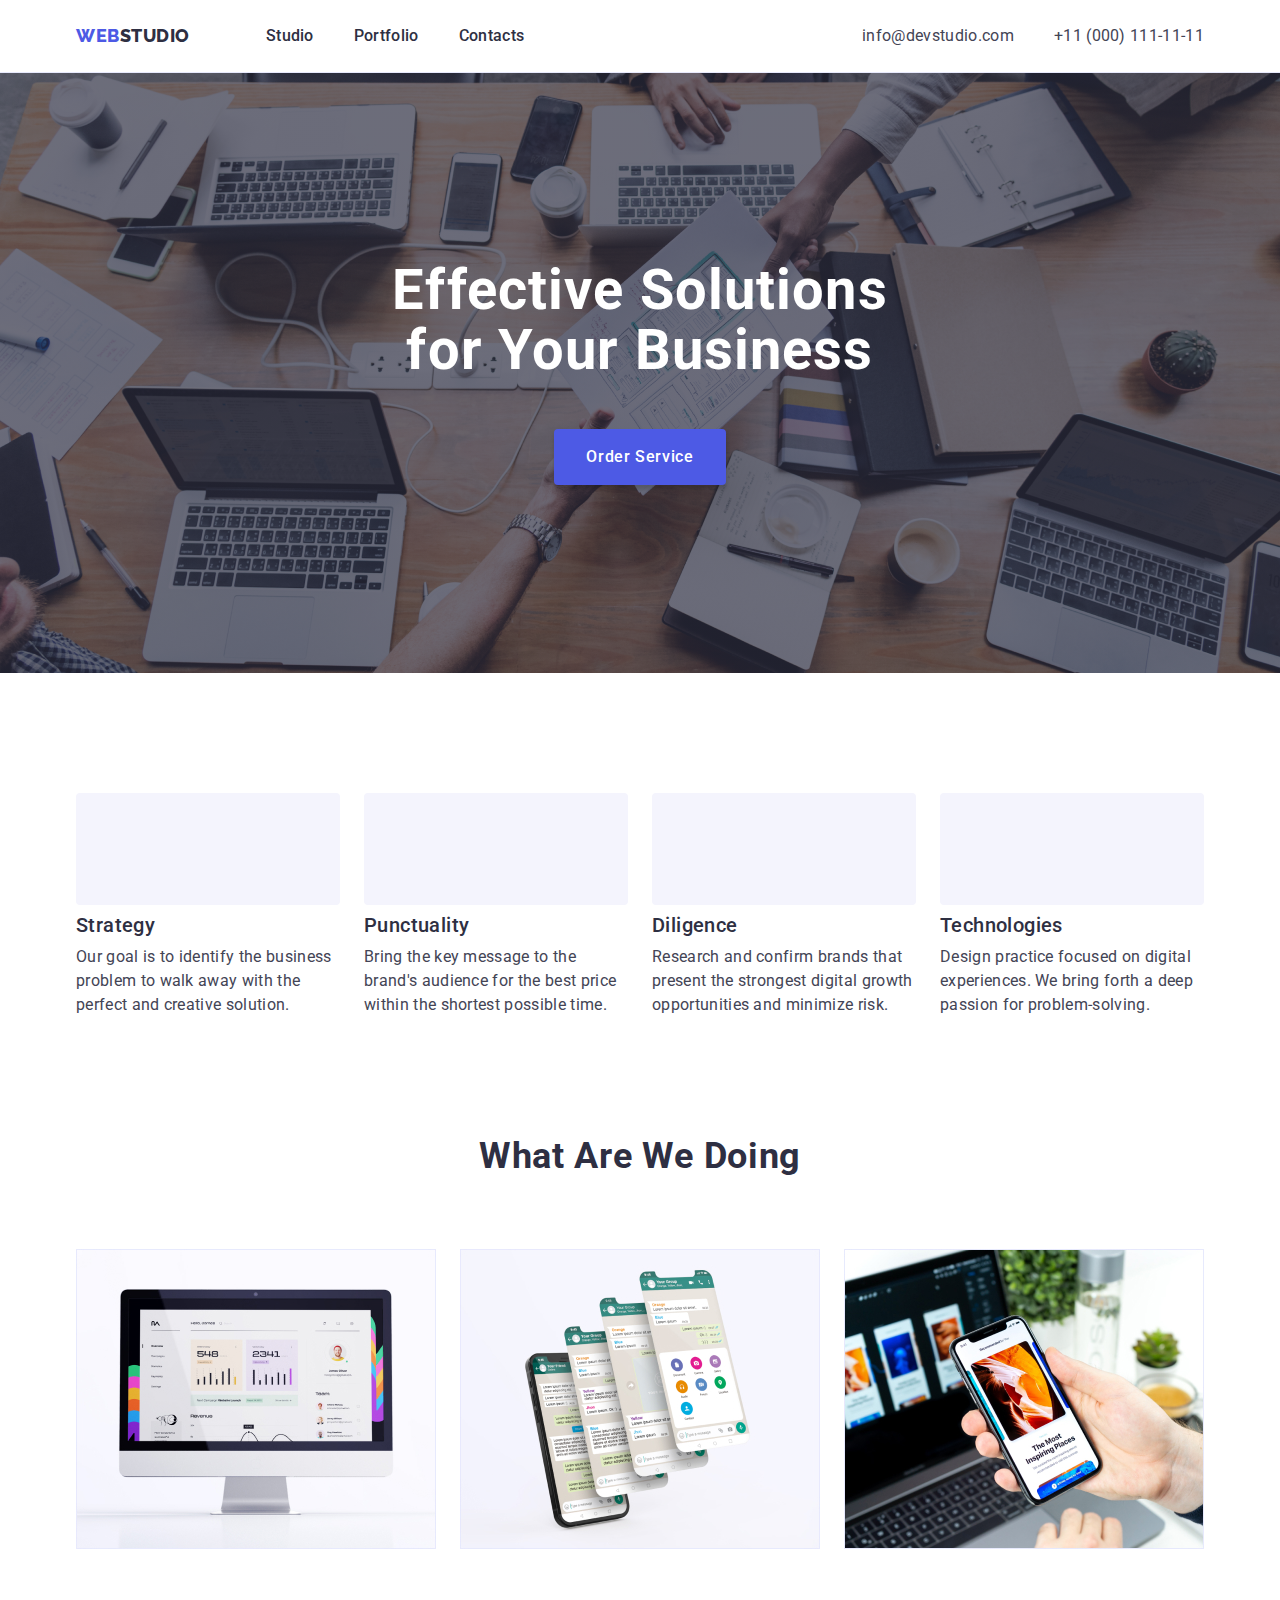
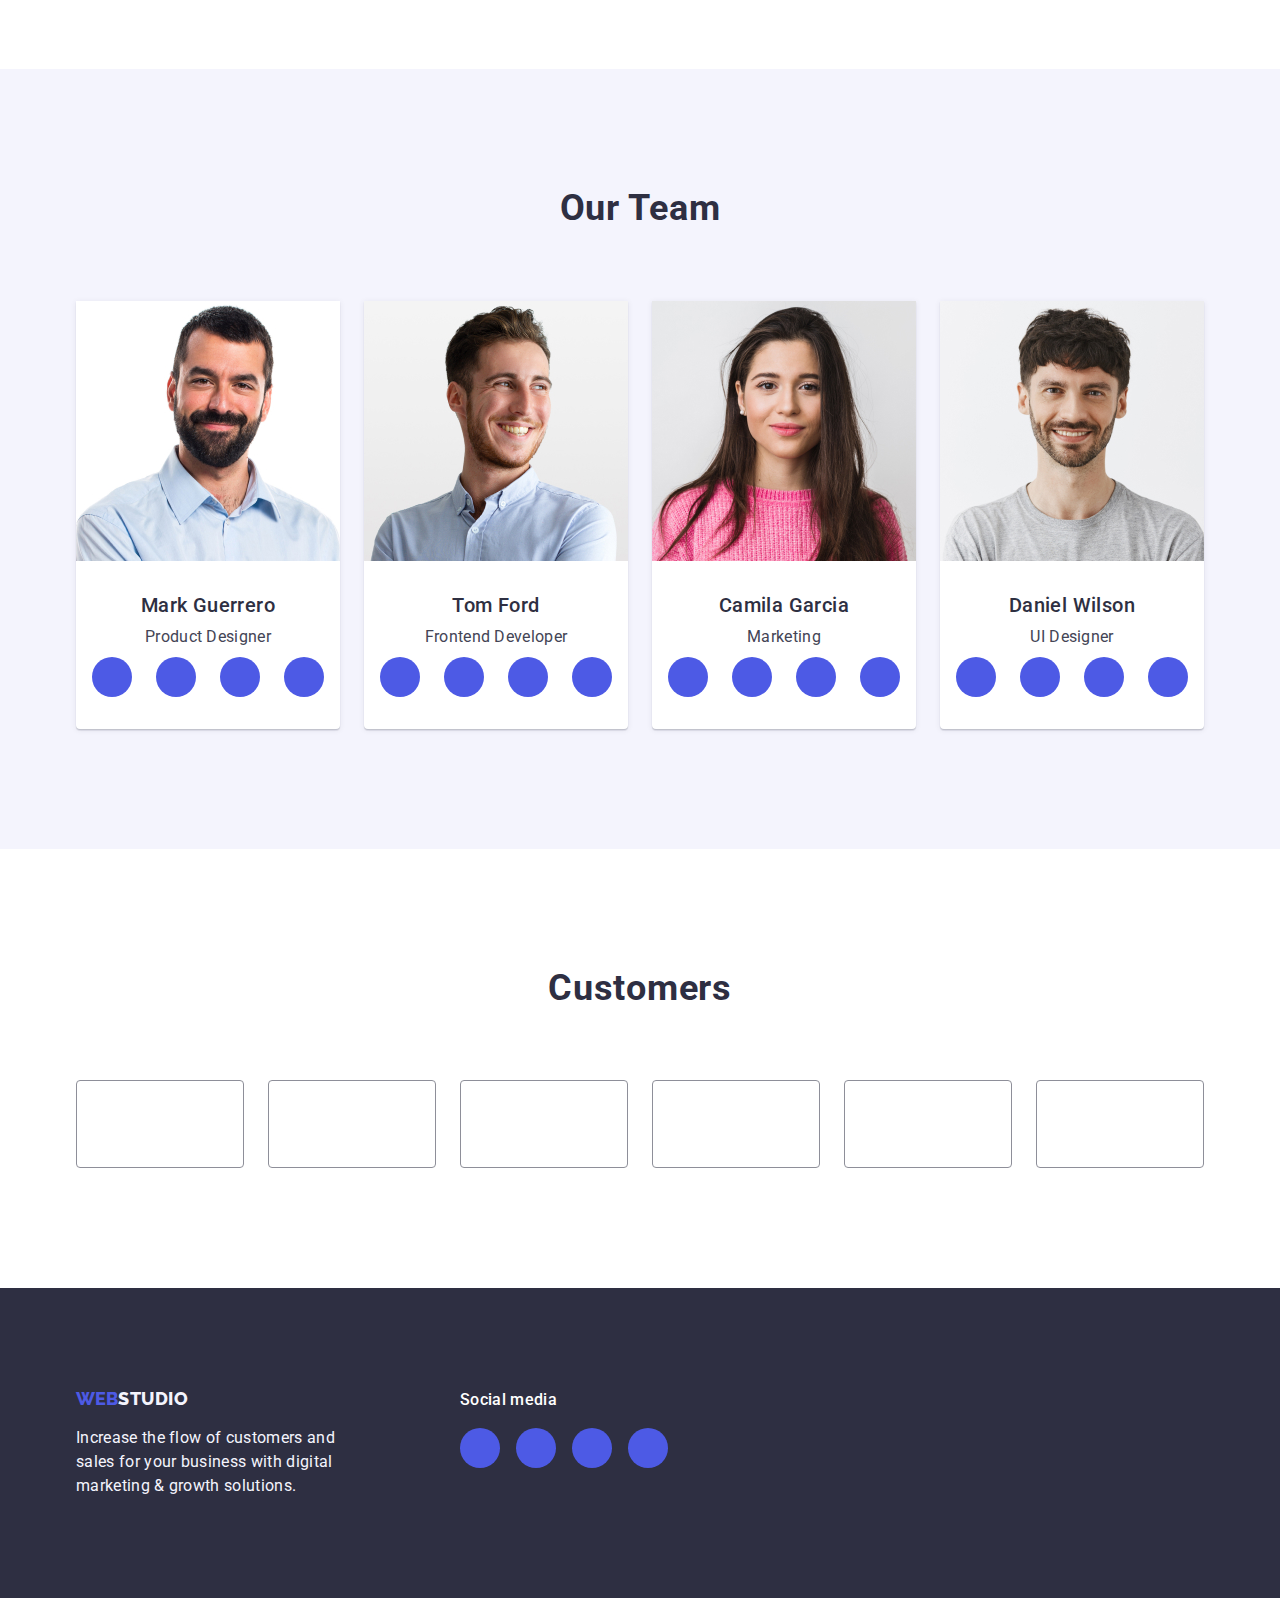
<file: index.html>
<!DOCTYPE html>
<html lang="en">
<head>
    <meta charset="UTF-8">
    <meta http-equiv="X-UA-Compatible" content="IE=edge">
    <meta name="viewport" content="width=device-width, initial-scale=1.0">
    <title>Document</title>
    <link rel="preconnect" href="https://fonts.googleapis.com">
    <link rel="preconnect" href="https://fonts.gstatic.com" crossorigin>
    <link href="https://fonts.googleapis.com/css2?family=Raleway:wght@800&family=Roboto:wght@400;500;700;900&display=swap" rel="stylesheet">
    <link rel="stylesheet" href="https://cdnjs.cloudflare.com/ajax/libs/modern-normalize/1.1.0/modern-normalize.min.css">
    <link rel="stylesheet" href="css/styles.css">
</head>
<body>
   <!-- Неader section -->
   <header class="border">
    <div class="header-container container">
        <!-- Nav -->
        <nav class="header-nav">
        <!-- Logo -->
        <a class="logo link" href="./index.html">Web<span class="logo-item">Studio</span></a>
        <ul class="nav-list link list">
            <li class="header-nav-list">
                <a class="header-nav-link link" href="./index.html">Studio</a>
            </li>
            <li class="header-nav-list">
                <a class="header-nav-link link" href="./portfolio.html">Portfolio</a>
            </li>
            <li class="header-nav-list">
                <a class="header-nav-link link" href="">Contacts</a>
            </li>
        </ul>
        </nav>
        <address class="contacts">
            <ul class="header-contacts link list">
                 <li><a class="header-link link" href="mailto:info@devstudio.com">info@devstudio.com</a></li>
                <li><a class="header-link list link" href="tel:+110001111111">+11 (000) 111-11-11</a></li>
            </ul>
         </address>
    </div>
</header>
    <!-- Main section -->
    <main>
        <!-- Hero section -->
                <section class="hero-overlay">
                    <div class="main-container container">
                        <h1 class="hero-caption">Effective Solutions for Your Business</h1>
                        <button class="button" type="button">Order Service</button>
                    </div>
                </section>
        <!-- About section -->
            <section class="page-section">
                <div class="container">
                    <h2 class="visually-hidden">About section</h2>
                    <ul class="page-item list">
                     <li class="desc-item"> 
                        <div class="icon-conteiner">
                            <svg class="page-icon" width="64" height="64">
                                <use href="./images/icons.svg#icon-antenna"></use>
                            </svg>
                        </div>
                         <h3 class="section-title">Strategy</h3>
                         <p class="section-text">Our goal is to identify the business problem to walk away with the perfect and creative solution.</p>
                     </li>
                     <li class="desc-item">
                        <div class="icon-conteiner">
                            <svg class="page-icon" width="64" height="64">
                                <use href="./images/icons.svg#icon-clock"></use>
                            </svg>
                        </div>
                         <h3 class="section-title">Punctuality</h3>
                         <p class="section-text">Bring the key message to the brand's audience for the best price within the shortest possible time.</p>
                     </li>
                     <li class="desc-item">
                        <div class="icon-conteiner">
                            <svg class="page-icon" width="64" height="64">
                                <use href="./images/icons.svg#icon-diagram"></use>
                            </svg>
                        </div>
                         <h3 class="section-title">Diligence</h3>
                         <p class="section-text">Research and confirm brands that present the strongest digital growth opportunities and minimize risk.</p>
                     </li>
                     <li class="desc-item">
                        <div class="icon-conteiner">
                            <svg class="page-icon" width="64" height="64">
                                <use href="./images/icons.svg#icon-astronaut"></use>
                            </svg>
                        </div>
                         <h3 class="section-title">Technologies</h3>
                         <p class="section-text">Design practice focused on digital experiences. We bring forth a deep passion for problem-solving.</p>
                     </li>
                    </ul>
                </div>
            </section>
        <!-- What are we doing-->
            <section class="content-section section">
                <div class="container">
                    <h2 class="content-title">What are we doing</h2>
                    <ul class="card-set list link">
                        <li class="card-set-item item">
                            <img src="./images/img.jpg" alt="laptop" width="360" height="300">
                        </li>
                        <li class="card-set-item item">
                            <img src="./images/img2.jpg" alt="smartphone" width="360" height="300">
                        </li>
                        <li class="card-set-item item">
                            <img src="./images/img3.jpg" alt="iphone" width="360" height="300">
                        </li>
                    </ul>
                </div>
            </section>
        <!-- Team section -->
            <section class="features-section section">
                <div class="container">
                    <h2 class="subject-section">Our Team</h2>
                    <ul class="features-list list card-set">
                       <li class="features-items card-set-item">
                        <img src="./images/img4.jpg" alt="Photo Mark Guerrero" width="264" height="260">
                        <div class="team-wrapper">
                            <h3 class="features-title">Mark Guerrero</h3>
                            <p class="features-section-text">Product Designer</p>
                            <ul class="social list">
                                <li class="social-item">
                                    <a class="social-link link" href="https://www.instagram.com/" target="_blank" rel="noopener noreferrer" aria-label="Link instagram">
                                         <svg class="social-icon" width="16" height="16">
                                            <use href="./images/icons.svg#icon-instagram"></use>
                                        </svg> 
                                    </a>
                                 </li>
                                 <li class="social-item">
                                    <a class="social-link link" href="https://twitter.com/" target="_blank" rel="noopener noreferrer" aria-label="Link twitter">
                                        <svg class="social-icon" width="16" height="16">
                                            <use href="./images/icons.svg#icon-twitter"></use>
                                        </svg>
                                    </a>
                                 </li>
                                 <li class="social-item">
                                    <a class="social-link link" href="https://uk-ua.facebook.com/" target="_blank" rel="noopener noreferrer" aria-label="Link facebook">
                                        <svg class="social-icon" width="16" height="16">
                                            <use href="./images/icons.svg#icon-facebook"></use>
                                        </svg>
                                    </a>
                                 </li>
                                 <li class="social-item">
                                    <a class="social-link link" href="https://ua.linkedin.com/" target="_blank" rel="noopener noreferrer" aria-label="Link linkedin">
                                        <svg class="social-icon" width="16" height="16">
                                            <use href="./images/icons.svg#icon-linkedin"></use>
                                        </svg>
                                    </a>
                                 </li>
                            </ul>
                        </div>
                       </li>
                       <li class="features-items card-set-item">
                        <img src="./images/img7.jpg" alt="Photo Tom Ford" width="264" height="260">
                        <div class="team-wrapper">
                            <h3 class="features-title">Tom Ford</h3>
                            <p class="features-section-text">Frontend Developer</p>
                            <ul class="social list">
                                <li class="social-item">
                                    <a class="social-link link" href="https://www.instagram.com/" target="_blank" rel="noopener noreferrer" aria-label="Link instagram">
                                         <svg class="social-icon" width="40" height="40">
                                            <use href="./images/icons.svg#icon-instagram"></use>
                                        </svg> 
                                    </a>
                                 </li>
                                 <li class="social-item">
                                    <a class="social-link link" href="https://twitter.com/" target="_blank" rel="noopener noreferrer" aria-label="Link twitter">
                                        <svg class="social-icon" width="40" height="40">
                                            <use href="./images/icons.svg#icon-twitter"></use>
                                        </svg>
                                    </a>
                                 </li>
                                 <li class="social-item">
                                    <a class="social-link link" href="https://uk-ua.facebook.com/" target="_blank" rel="noopener noreferrer" aria-label="Link facebook">
                                        <svg class="social-icon" width="40" height="40">
                                            <use href="./images/icons.svg#icon-facebook"></use>
                                        </svg>
                                    </a>
                                 </li>
                                 <li class="social-item">
                                    <a class="social-link link" href="https://ua.linkedin.com/" target="_blank" rel="noopener noreferrer" aria-label="Link linkedin">
                                        <svg class="social-icon" width="40" height="40">
                                            <use href="./images/icons.svg#icon-linkedin"></use>
                                        </svg>
                                    </a>
                                 </li>
                            </ul>
                        </div>
                       </li>
                       <li class="features-items card-set-item">
                        <img src="./images/img5.jpg" alt="Photo Camila Garcia" width="264" height="260">
                        <div class="team-wrapper">
                            <h3 class="features-title">Camila Garcia</h3>
                            <p class="features-section-text">Marketing</p>
                            <ul class="social list">
                                <li class="social-item">
                                    <a class="social-link link" href="https://www.instagram.com/" target="_blank" rel="noopener noreferrer" aria-label="Link instagram">
                                         <svg class="social-icon" width="40" height="40">
                                            <use href="./images/icons.svg#icon-instagram"></use>
                                        </svg> 
                                    </a>
                                 </li>
                                 <li class="social-item">
                                    <a class="social-link link" href="https://twitter.com/" target="_blank" rel="noopener noreferrer" aria-label="Link twitter">
                                        <svg class="social-icon" width="40" height="40">
                                            <use href="./images/icons.svg#icon-twitter"></use>
                                        </svg>
                                    </a>
                                 </li>
                                 <li class="social-item">
                                    <a class="social-link link" href="https://uk-ua.facebook.com/" target="_blank" rel="noopener noreferrer" aria-label="Link facebook">
                                        <svg class="social-icon" width="40" height="40">
                                            <use href="./images/icons.svg#icon-facebook"></use>
                                        </svg>
                                    </a>
                                 </li>
                                 <li class="social-item">
                                    <a class="social-link link" href="https://ua.linkedin.com/" target="_blank" rel="noopener noreferrer" aria-label="Link linkedin">
                                        <svg class="social-icon" width="40" height="40">
                                            <use href="./images/icons.svg#icon-linkedin"></use>
                                        </svg>
                                    </a>
                                 </li>
                            </ul>
                        </div>
                       </li>
                       <li class="features-items card-set-item">
                        <img src="./images/img6.jpg" alt="Photo Daniel Wilson" width="264" height="260">
                        <div class="team-wrapper">
                            <h3 class="features-title">Daniel Wilson</h3>
                            <p class="features-section-text">UI Designer</p>
                            <ul class="social list">
                                <li class="social-item">
                                    <a class="social-link link" href="https://www.instagram.com/" target="_blank" rel="noopener noreferrer" aria-label="Link instagram">
                                         <svg class="social-icon" width="40" height="40">
                                            <use href="./images/icons.svg#icon-instagram"></use>
                                        </svg> 
                                    </a>
                                 </li>
                                 <li class="social-item">
                                    <a class="social-link link" href="https://twitter.com/" target="_blank" rel="noopener noreferrer" aria-label="Link twitter">
                                        <svg class="social-icon" width="40" height="40">
                                            <use href="./images/icons.svg#icon-twitter"></use>
                                        </svg>
                                    </a>
                                 </li>
                                 <li class="social-item">
                                    <a class="social-link link" href="https://uk-ua.facebook.com/" target="_blank" rel="noopener noreferrer" aria-label="Link facebook">
                                        <svg class="social-icon" width="40" height="40">
                                            <use href="./images/icons.svg#icon-facebook"></use>
                                        </svg>
                                    </a>
                                 </li>
                                 <li class="social-item">
                                    <a class="social-link link" href="https://ua.linkedin.com/" target="_blank" rel="noopener noreferrer" aria-label="Link linkedin">
                                        <svg class="social-icon" width="40" height="40">
                                            <use href="./images/icons.svg#icon-linkedin"></use>
                                        </svg>
                                    </a>
                                 </li>
                            </ul>
                        </div>
                       </li>
                    </ul>
                </div>
            </section>
            <!-- Customers -->
            <section class="clients-section">
                <div class="container">
                    <h2 class="clients-title">Customers</h2>
                    <ul class="clients-list list">
                    <li class="clients-item list">
                        <a class="clients-link" href="">
                            <svg class="clients-icon" width="104" height="56">
                                <use href="./images/icons.svg#icon-Logo-5"></use>
                            </svg>
                        </a>
                    </li>
                    <li class="clients-item list">
                        <a class="clients-link" href="">
                            <svg class="clients-icon" width="104" height="56">
                                <use href="./images/icons.svg#icon-Logo-6"></use>
                            </svg>
                        </a>
                    </li>
                    <li class="clients-item list">
                        <a class="clients-link" href="">
                            <svg class="clients-icon" width="104" height="56">
                                <use href="./images/icons.svg#icon-Logo-7"></use>
                            </svg>
                        </a>
                    </li>
                    <li class="clients-item list">
                        <a class="clients-link" href="">
                            <svg class="clients-icon" width="104" height="56">
                                <use href="./images/icons.svg#icon-Logo-8"></use>
                            </svg>
                        </a>
                    </li>
                    <li class="clients-item list">
                        <a class="clients-link" href="">
                            <svg class="clients-icon" width="104" height="56">
                                <use href="./images/icons.svg#icon-Logo-9"></use>
                            </svg>
                        </a>
                    </li>
                    <li class="clients-item list">
                        <a class="clients-link" href="">
                            <svg class="clients-icon" width="104" height="56">
                                <use href="./images/icons.svg#icon-Logo-10"></use>
                            </svg>
                        </a>
                    </li>
                   </ul>
                </div>
            </section>
    </main>
    <!-- Footer -->
        <footer class="footer-section list">
            <div class="footer-container container">
                <div class="footer-wrap">
                    <a class="footer-logo-link link" href="./index.html">Web<span class="footer-logo">Studio</span></a>
                    <p class="footer-text">Increase the flow of customers and sales for your business with digital marketing &#38; growth solutions.</p>
                </div>
                <div class="footer-contacts">
                    <p class="contacts-text">Social media</p>
                    <ul class="footer-list list">
                        <li class="social-item">
                            <a class="social-link footer-link link" href="https://www.instagram.com/" target="_blank" rel="noopener noreferrer" aria-label="Link instagram">
                                 <svg class="social-icon footer-icon" width="24" height="24">
                                    <use href="./images/icons.svg#icon-instagram"></use>
                                </svg>
                            </a>
                         </li>
                         <li class="social-item">
                            <a class="social-link footer-link link" href="https://twitter.com/" target="_blank" rel="noopener noreferrer" aria-label="Link twitter">
                                <svg class="social-icon footer-icon" width="24" height="24">
                                    <use href="./images/icons.svg#icon-twitter"></use>
                                </svg>
                            </a>
                         </li>
                         <li class="social-item">
                            <a class="social-link footer-link link" href="https://uk-ua.facebook.com/" target="_blank" rel="noopener noreferrer" aria-label="Link facebook">
                                <svg class="social-icon footer-icon" width="24" height="24">
                                    <use href="./images/icons.svg#icon-facebook"></use>
                                </svg>
                            </a>
                         </li>
                         <li class="social-item">
                            <a class="social-link footer-link link" href="https://ua.linkedin.com/" target="_blank" rel="noopener noreferrer" aria-label="Link linkedin">
                                <svg class="social-icon footer-icon" width="24" height="24">
                                    <use href="./images/icons.svg#icon-linkedin"></use>
                                </svg>
                            </a>
                         </li>
                    </ul>
                </div>
            </div>
        </footer>
</body>
</html>
</file>
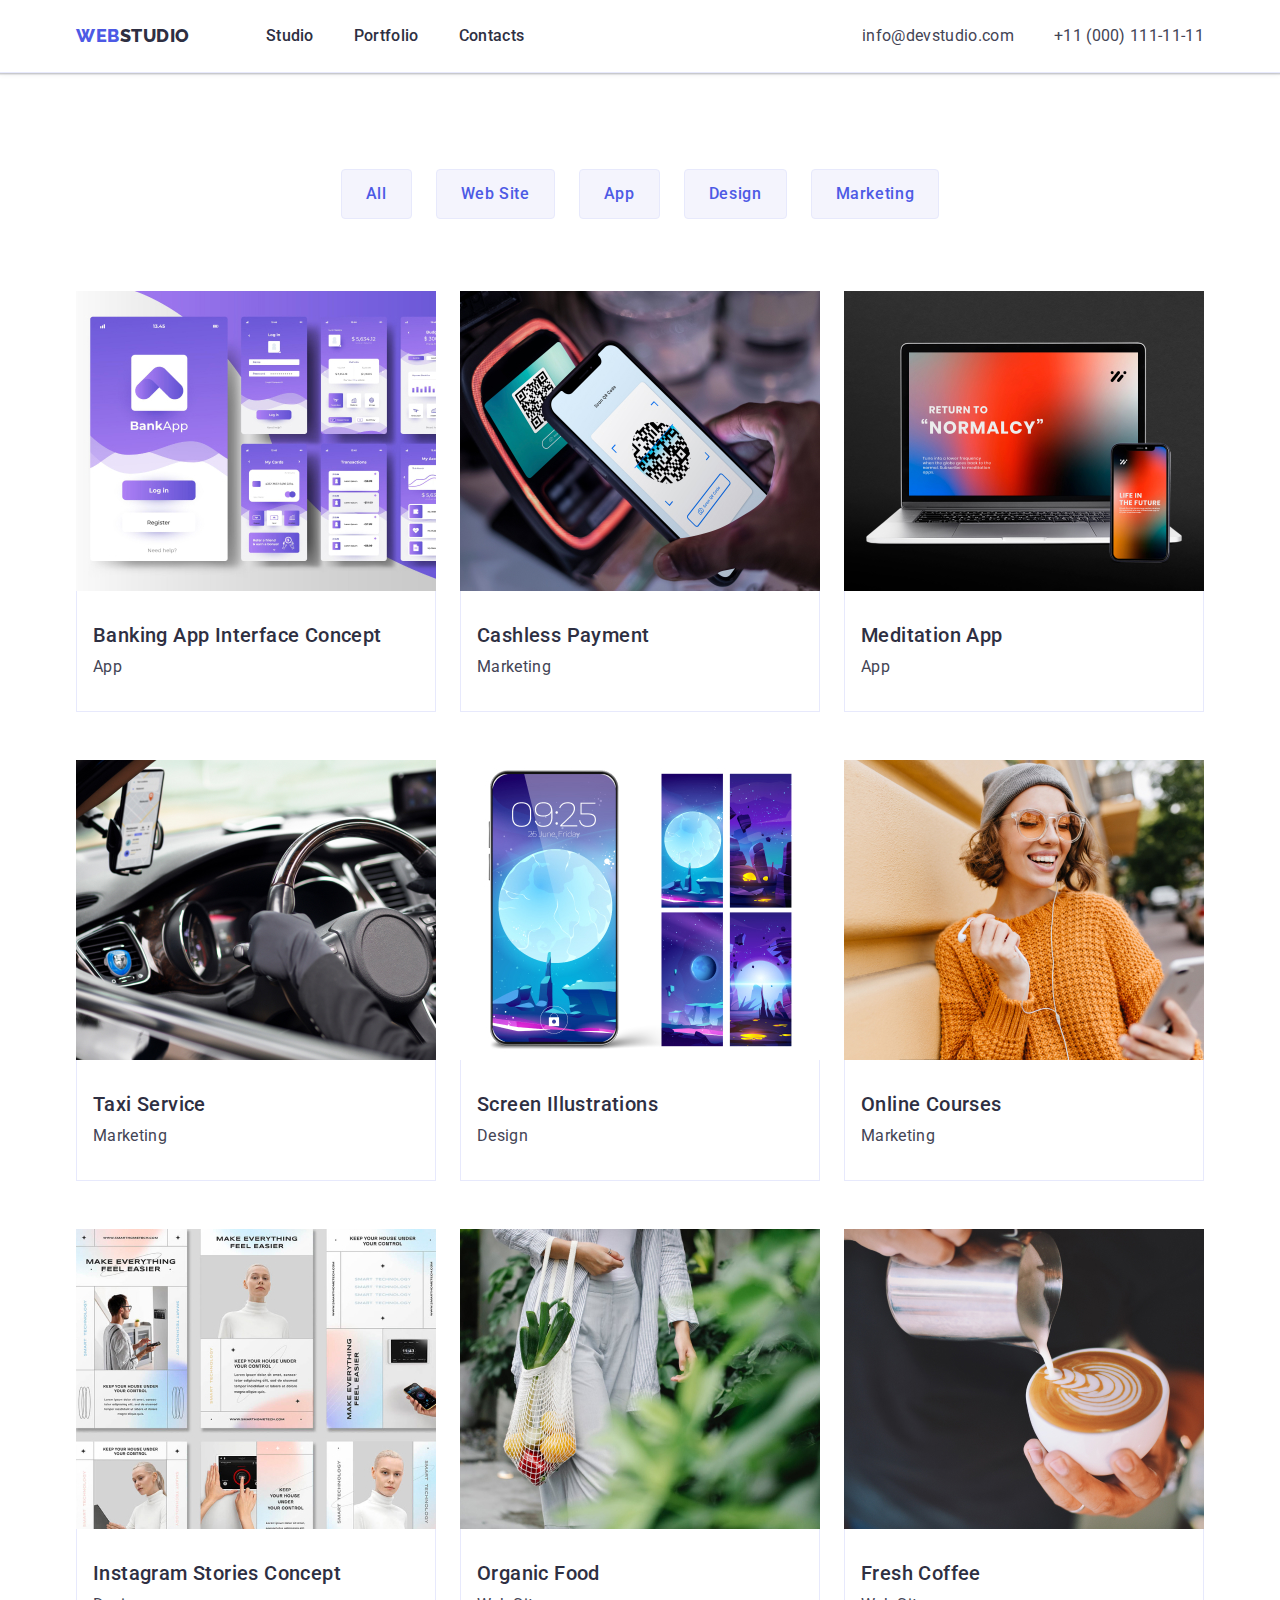
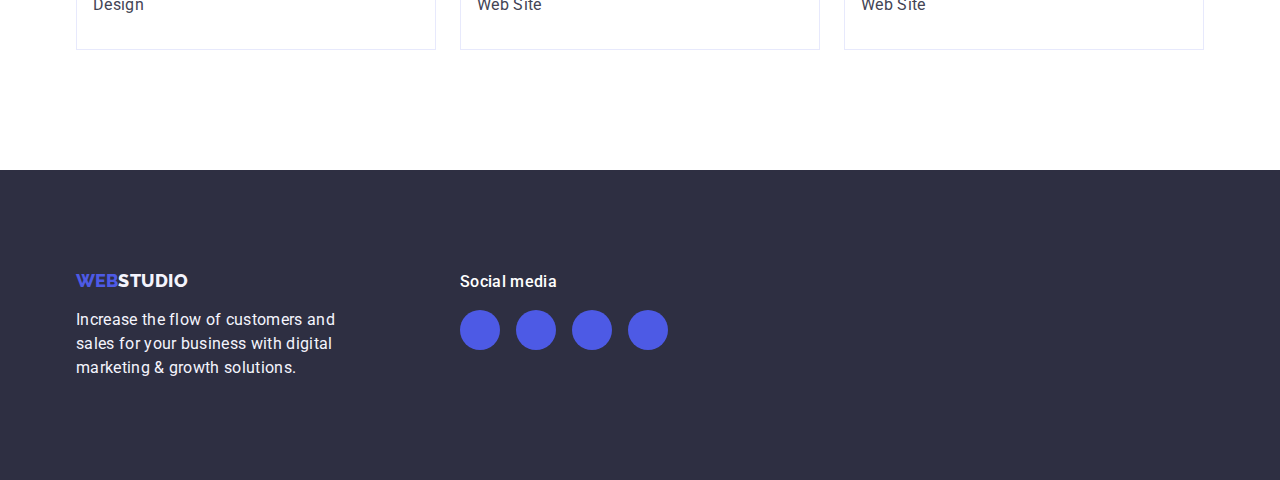
<file: portfolio.html>
<!DOCTYPE html>
<html lang="en">
<head>
    <meta charset="UTF-8">
    <meta http-equiv="X-UA-Compatible" content="IE=edge">
    <meta name="viewport" content="width=device-width, initial-scale=1.0">
    <title>Document</title>
    <link rel="preconnect" href="https://fonts.googleapis.com">
    <link rel="preconnect" href="https://fonts.gstatic.com" crossorigin>
    <link href="https://fonts.googleapis.com/css2?family=Raleway:wght@800&family=Roboto:wght@400;500;700;900&display=swap" rel="stylesheet">
    <link rel="stylesheet" href="https://cdnjs.cloudflare.com/ajax/libs/modern-normalize/1.1.0/modern-normalize.min.css">
    <link rel="stylesheet" href="css/styles.css">
</head>
<body>
    <!-- Неader section -->
    <header class="border">
        <div class="header-container container">
            <!-- Nav -->
            <nav class="header-nav">
            <!-- Logo -->
            <a class="logo link" href="./index.html">Web<span class="logo-item">Studio</span></a>
            <ul class="nav-list link list">
                <li class="header-nav-list">
                    <a class="header-nav-link link" href="./index.html">Studio</a>
                </li>
                <li class="header-nav-list">
                    <a class="header-nav-link link" href="./portfolio.html">Portfolio</a>
                </li>
                <li class="header-nav-list">
                    <a class="header-nav-link link" href="">Contacts</a>
                </li>
            </ul>
            </nav>
            <address class="contacts">
                <ul class="header-contacts link list">
                     <li><a class="header-link link" href="mailto:info@devstudio.com">info@devstudio.com</a></li>
                    <li><a class="header-link list link" href="tel:+110001111111">+11 (000) 111-11-11</a></li>
                </ul>
             </address>
        </div>
    </header>
    <!-- Main section -->
    <main>
    <section class="main-section">
        <div class="container">
            <h1  class="visually-hidden">Main section</h1>
            <ul class="main-item card-set list">
                <li><button class="main-button" type="button">All</button></li>
                <li><button class="main-button" type="button">Web Site</button></li>
                <li><button class="main-button" type="button">App</button></li>
                <li><button class="main-button" type="button">Design</button></li>
                <li><button class="main-button" type="button">Marketing</button></li>
            </ul>
            <ul class="main-item-wrapper card-set link list">
                <li class="body-items card-set-item">
                    <a class="main-link link" href=""><img src="./images/img11.jpg" alt="Banking App Interface Concept" width="360" height="300">
                        <div class="main-team-wrapper">
                            <h2 class="main-title">Banking App Interface Concept</h2>
                            <p class="main-text">App</p>
                        </div>
                    </a>
                </li>
                <li class="body-items card-set-item">
                    <a class="main-link link" href=""><img src="./images/img12.jpg" alt="Cashless Payment" width="360" height="300">
                        <div class="main-team-wrapper">
                            <h2 class="main-title">Cashless Payment</h2>
                            <p class="main-text">Marketing</p>
                        </div>
                    </a>
                </li>
                <li class="body-items card-set-item">
                    <a class="main-link link" href=""><img src="./images/img13.jpg" alt="Meditation App" width="360" height="300">
                        <div class="main-team-wrapper">
                            <h2 class="main-title">Meditation App</h2>
                            <p class="main-text">App</p>
                        </div>
                    </a>
                </li>
                <li class="body-items card-set-item">
                    <a class="main-link link" href=""><img src="./images/img14.jpg" alt="Taxi Service" width="360" height="300">
                        <div class="main-team-wrapper">
                            <h2 class="main-title">Taxi Service</h2>
                            <p class="main-text">Marketing</p>
                        </div>
                    </a>
                </li>
                <li class="body-items card-set-item">
                    <a class="main-link link" href=""> <img src="./images/img15.jpg" alt="Screen Illustrations" width="360" height="300">
                        <div class="main-team-wrapper">
                            <h2 class="main-title">Screen Illustrations</h2>
                            <p class="main-text">Design</p>
                        </div>
                    </a>
                </li>
                <li class="body-items card-set-item">
                    <a class="main-link link" href=""> <img src="./images/img16.jpg" alt="Online Courses" width="360" height="300">
                        <div class="main-team-wrapper">
                            <h2 class="main-title">Online Courses</h2>
                            <p class="main-text">Marketing</p>
                        </div>
                    </a>
                </li>
                <li class="body-items card-set-item">
                    <a class="main-link link" href=""><img src="./images/img17.jpg" alt="Instagram Stories Concept" width="360" height="300">
                        <div class="main-team-wrapper">
                            <h2 class="main-title">Instagram Stories Concept</h2>
                            <p class="main-text">Design</p>
                        </div>
                    </a>
                </li>
                <li class="body-items card-set-item">
                    <a class="main-link link" href="">   <img src="./images/img18.jpg" alt="Organic Food" width="360" height="300">
                        <div class="main-team-wrapper">
                            <h2 class="main-title">Organic Food</h2>
                            <p class="main-text">Web Site</p>
                        </div>
                    </a>
                </li>
                <li class="body-items card-set-item">
                    <a class="main-link link" href=""><img src="./images/img19.jpg" alt="Fresh Coffee" width="360" height="300">
                        <div class="main-team-wrapper">
                            <h2 class="main-title">Fresh Coffee</h2>
                            <p class="main-text">Web Site</p>
                        </div>
                    </a>
                </li>
            </ul>
        </div>
    </section>
    </main>
    <!-- Footer -->
    <footer class="footer-section list">
        <div class="footer-container container">
            <div class="footer-wrap">
                <a class="footer-logo-link link" href="./index.html">Web<span class="footer-logo">Studio</span></a>
                <p class="footer-text">Increase the flow of customers and sales for your business with digital marketing &#38; growth solutions.</p>
            </div>
            <div class="footer-contacts">
                <p class="contacts-text">Social media</p>
                <ul class="footer-list list">
                    <li class="social-item">
                        <a class="social-link footer-link link" href="https://www.instagram.com/" target="_blank" rel="noopener noreferrer" aria-label="Link instagram">
                             <svg class="social-icon footer-icon" width="40" height="40">
                                <use href="./images/icons.svg#icon-instagram"></use>
                            </svg>
                        </a>
                     </li>
                     <li class="social-item">
                        <a class="social-link footer-link link" href="https://twitter.com/" target="_blank" rel="noopener noreferrer" aria-label="Link twitter">
                            <svg class="social-icon footer-icon" width="40" height="40">
                                <use href="./images/icons.svg#icon-twitter"></use>
                            </svg>
                        </a>
                     </li>
                     <li class="social-item">
                        <a class="social-link footer-link link" href="https://uk-ua.facebook.com/" target="_blank" rel="noopener noreferrer" aria-label="Link facebook">
                            <svg class="social-icon footer-icon" width="40" height="40">
                                <use href="./images/icons.svg#icon-facebook"></use>
                            </svg>
                        </a>
                     </li>
                     <li class="social-item">
                        <a class="social-link footer-link link" href="https://ua.linkedin.com/" target="_blank" rel="noopener noreferrer" aria-label="Link linkedin">
                            <svg class="social-icon footer-icon" width="40" height="40">
                                <use href="./images/icons.svg#icon-linkedin"></use>
                            </svg>
                        </a>
                     </li>
                </ul>
            </div>
        </div>
    </footer>
</body>
</html>
</file>
<file: css/styles.css>
/* Root */
:root { 
--iris: #4d5ae5;
--ocean: #404bbf;
--navy-blue: #2e2f42;
--green: #31d0aa;
--slate: #434455;
--light-slate: #8e8f99;
--cornflower: #e7e9fc;
--cloud: #f4f4fd;
--navy-blue-modal: #2e2f42;
--grey: #2e2f42;
--white: #ffffff;
--dairy: #fcfcfc;
/* Others */
--items: 3;
--indent: 24px;
}


/* Body */
body {
background-color: var(--white);
font-family: 'Roboto', sans-serif;
color:var(--slate);
}


/* Card-set */
.card-set {
display: flex;
flex-wrap: wrap;
gap: var(--indent);
  }
.card-set-item {
width: calc((100% - var(--indent) * (var(--items) - 1)) / var(--items));
}


/* Reset */
.list {
list-style: none;
margin: 0px;
padding: 0px;
}

.link {
text-decoration: none;
}

h1,h2,h3,h4,h5,h6,p{
margin: 0px;
}
img{
display: block;
max-width: 100%;
height: auto;
}

.section{
padding-bottom: 120px;
padding-top: 120px;
}


/* Conteiner */
.container {
width: 1158px;
margin-left: auto;
margin-right: auto;
padding-left: 15px;
padding-right: 15px;

}


/* Header */


/* Border */
.border{
	border-bottom: 1px solid var(--cornflower);
  box-shadow: 0px 2px 1px rgba(46, 47, 66, 0.08),
   0px 1px 1px rgba(46, 47, 66, 0.16),
    0px 1px 6px rgba(46, 47, 66, 0.08);
}


/* Logo */
.logo {
font-family: 'Raleway',sans-serif;
font-weight: 800;
font-size: 18px;
line-height: 1.17;
letter-spacing: 0.03em;
text-transform: uppercase;
color: var(--iris);
font-style: normal;
margin-right: 76px;
max-width: 496px;
}

.logo-item {
color: var(--navy-blue);
}



/* Nav */
.contacts{
font-style: normal;
}   
.header-contacts{
gap: 40px;
display: flex;
align-items: center;
}
.header-container{
display: flex;
align-items: center;
}
.header-nav{
margin-right: auto;
align-items: center;
display: flex;
text-align: center;
}
.nav-list{
display: flex;
gap: 40px;
}
.header-nav-link {
font-weight: 500;
font-size: 16px;
line-height: 1.5;
letter-spacing: 0.02em;
color: var(--navy-blue);
padding-top: 24px;
padding-bottom: 24px;
display: block;
}

.header-link{ 
display: block;
padding-top: 24px;
padding-bottom: 24px;}

.header-nav-link:hover,
.header-nav-link:focus {
color: var(--ocean);
}
.header-nav-link:active {
color: var(--ocean);
}
.header-link {
font-weight: 400;
font-size: 16px;
line-height: 1.5;
letter-spacing: 0.02em;
color: var(--slate); 
text-decoration: none;
}
.header-link:hover,
.header-link:focus {
color: var(--ocean);
}


/* Hero-section*/


/* Main-container */
.main-container{
text-align: center;
}

.hero-overlay{
background-image: linear-gradient(
rgba(46, 47, 66, 0.7),
rgba(46, 47, 66, 0.7)),
url(../images/people-office.jpg);
height: 600px;
max-width: 1440px;
margin-left: auto;
margin-right: auto;
/* background-image: linear-gradient( 
to right,
rgba(46, 47, 66, 0.7),
rgba(46, 47, 66, 0.7)
),
url(../images/people-office.jpg); */
background-position: center;
background-repeat: no-repeat;
background-size: cover;
background-color: var(--navy-blue-modal);
padding-top: 188px;
padding-bottom: 188px;
}

.hero-caption {
font-weight: 700;
font-size: 56px;
line-height: 1.07;
text-align: center;
letter-spacing: 0.02em;
color: var(--white);
max-width: 496px;
margin: 0 auto 48px;
}



/* Booton */
.button {
display: block;
border: none;
min-width: 105px;
min-height: 24px;
font-family: "Roboto", sans-serif;
font-weight: 500;
font-size: 16px;
line-height: 1.5;
letter-spacing: 0.04em;
background-color: var(--iris);
color: var(--white);
box-shadow: 0px 4px 4px rgba(0, 0, 0, 0.15);
border-radius: 4px;
cursor: pointer;
padding-top: 16px;
padding-bottom: 16px;
padding-left: 32px;
padding-right: 32px;
min-width: 169px;
height: 56px;
margin: auto;
}
.button:hover,
.button:focus {
background-color: var(--ocean);
color: #ffffff;
}


/* About section */
/* page-icon */


.icon-conteiner{
display: flex;
justify-content: center;
Width:264px;
height: 112px;
border-radius: 4px;
background-color: var(--cloud);
align-items: center;
margin-bottom: 8px;
}

.page-section{
padding-top: 120px;
padding-bottom: 120px;
}
.page-item{
display: flex;
}

.desc-item{
margin-right: 24px;
}
.desc-item:last-child{
margin-right: 0;
}
.section-title {
font-weight: 500;
font-size: 20px;
line-height: 1.2;
letter-spacing: 0.02em;
color: var(--navy-blue);
margin-bottom: 8px;
margin-top: 8px;
}
.visually-hidden {
visibility: hidden;
position: absolute;
width: 1px;
height: 1px;
margin: -1px;
border: 0;
padding: 0;
		
white-space: nowrap;
clip-path: inset(100%);
clip: rect(0 0 0 0);
overflow: hidden;
}
	  

.section-text {
font-weight: 400;
font-size: 16px;
line-height: 1.5;
letter-spacing: 0.02em;
color: var(--slate);
min-width: 264px;
}


/* What are we doing */
.content-title {
font-weight: 700;
font-size: 36px;
line-height: 1.11;
text-align: center;
letter-spacing: 0.02em;
text-transform: capitalize;
color: var(--navy-blue); 
margin-bottom: 72px; 
} 
.content-section {
background-color:var(--white);
padding-top: 0px;
}


/* Team section */

.team-wrapper{
border-top-left-radius: 0px;
border-top-right-radius: 0px;
border-bottom-right-radius: 4px;
border-bottom-left-radius: 4px;
padding-top: 32px;
padding-bottom: 32px;
}

.features-items{
background-color: var(--white);
box-shadow: 0px 1px 6px rgba(46, 47, 66, 0.08), 0px 1px 1px rgba(46, 47, 66, 0.16), 0px 2px 1px rgba(46, 47, 66, 0.08);
border-radius: 0px 0px 4px 4px;

}
.features-list{
--items: 4;
} 
.features-section {
background-color:var(--cloud) ;
}
.features-items {
background-color: var(--white);
}
.subject-section {
font-weight: 700;
font-size: 36px;
line-height: 1.11;
text-align: center;
letter-spacing: 0.02em;
text-transform: capitalize;
color: var(--navy-blue);
margin-bottom: 72px;
}
.features-title {
background-color:var(--white);
font-weight: 500;
font-size: 20px;
line-height: 1.2;
text-align: center;
letter-spacing: 0.02em;
color: var(--navy-blue);
margin-bottom: 8px;
}
.features-section-text {
font-size: 16px;
line-height: 1.5;
letter-spacing: 0.02em;
text-align: center;
}


/* Icons */
.social{
display:flex;
gap: 24px;
justify-content: center;
margin-top: 8px;
}

.social-link {
display: flex;
width: 40px;
height: 40px;
background-color: var(--iris);
justify-content: center;
align-items: center;
border-radius: 50%;
}

.social-link:hover,
.social-link:focus{
background-color: var(--ocean);
}


.social-icon{
max-width: 16px;
fill: var(--cloud);
}



/* Clients */

.clients-section{
padding-top: 120px;
padding-bottom: 120px;
}
.clients-title{
text-align: center;
color: var(--navy-blue);
font-style: normal;
font-weight: 700;
font-size: 36px;
line-height: 1.1;
letter-spacing: 0.02em;
margin-bottom: 72px;
cursor: pointer;
}

.clients-list{
display: flex;
gap: 24px;
}
	
	
.clients-link{
border: 1px solid var(--light-slate);
border-radius: 4px;
display: flex;
justify-content: center;
align-items: center;
width: 168px;
height: 88px;
color: var(--light-slate);
}
	
.clients-link:hover,
.clients-link:focus{
border-color: 1px solid var(--ocean);
color: var(--ocean);
}
	
.clients-icon{
fill: currentColor;
}




/* Footer */
.footer-container{
display: flex;
align-items: baseline;
}

.footer-wrap{
margin-right: 120px;
}



.footer-section {
background-color: var(--navy-blue-modal);
padding-top: 100px;
padding-bottom: 100px;
}

.footer-logo-link {
display: inline-block;
margin-bottom: 16px;
font-family: 'Raleway',sans-serif;
font-weight: 800;
font-size: 18px;
align-items: center;
text-transform: uppercase;
color: var(--iris);
}

.footer-logo {
font-family: 'Raleway',sans-serif;
font-weight: 800;
font-size: 18px;
line-height: 1.17;
align-items: center;
letter-spacing: 0.03em;
text-transform: uppercase;
color: var(--cloud);}

.footer-text {
color: #f4f4fd;
width: 264px;
line-height: 24px;
letter-spacing: 0.02em;
}

.contacts-text{
font-weight: 500;
line-height: 24px;
letter-spacing: 0.02em;
color: var(--white);
margin-bottom: 16px;
}


/* Icon-footer */
.footer-link{
width: 40px;
height: 40px;
}

.footer-link{
  fill: var(--cloud);
}


.footer-link:hover,
.footer-link:focus{
  background-color: #31d0aa;
}

.footer-list{
display:flex;
gap: 16px;
justify-content: center;
}

.footer-icon{
max-width: 24px;
}
/* Portfolio */
.main-item-wrapper{
row-gap: 48px;
}


.main-section{
padding-top: 96px;
padding-bottom: 120px;
}
.body-items{
--items: 3;
}

.main-link{
display: block;
}

.main-link:hover,
.main-link:focus{
box-shadow: 0px 1px 6px rgba(46, 47, 66, 0.08), 0px 1px 1px rgba(46, 47, 66, 0.16), 0px 2px 1px rgba(46, 47, 66, 0.08);
}

.main-title {
font-weight: 500;
font-size: 20px;
line-height: 1.2;
letter-spacing: 0.02em;
color: var(--navy-blue);
}
.main-button {
font-family:"Roboto", sans-serif;
font-weight: 500;
background-color: var(--cloud);
color: var(--iris);
font-size: 16px;
line-height: 1.5;
text-align: center;
letter-spacing: 0.04em;
cursor: pointer;
padding-left: 24px;
padding-right: 24px;
padding-bottom: 12px;
padding-top: 12px;
border-radius: 4px;
}
.main-button{
border: 1px solid var(--cornflower);
}
.main-button:hover,
.main-button:focus {
background-color: var(--ocean);
color: var(--white);
border: 1px solid transparent ;
box-shadow: 0px 3px 1px rgba(0, 0, 0, 0.1), 0px 2px 1px rgba(0, 0, 0, 0.08), 0px 2px 2px rgba(0, 0, 0, 0.12); 

}
.main-button:active {
background-color: var(--ocean);
color: var(--white);
}
.main-text {
font-weight: 400;
font-size: 16px;
line-height: 1.5;
letter-spacing: 0.02em;
color: var(--slate);
}
.main-subject {
visibility: hidden;
}
.main-team-wrapper {
padding-left: 16px;
padding-right: 16px;
padding-top: 32px;
padding-bottom: 32px;
border: 1px solid var(--cornflower);
border-top:none ;
}
.main-title {
margin-bottom: 8px;
}
.main-item {
justify-content: center;
flex-wrap: nowrap;
min-width: 116px;
margin-bottom: 72px;
}
</file>
